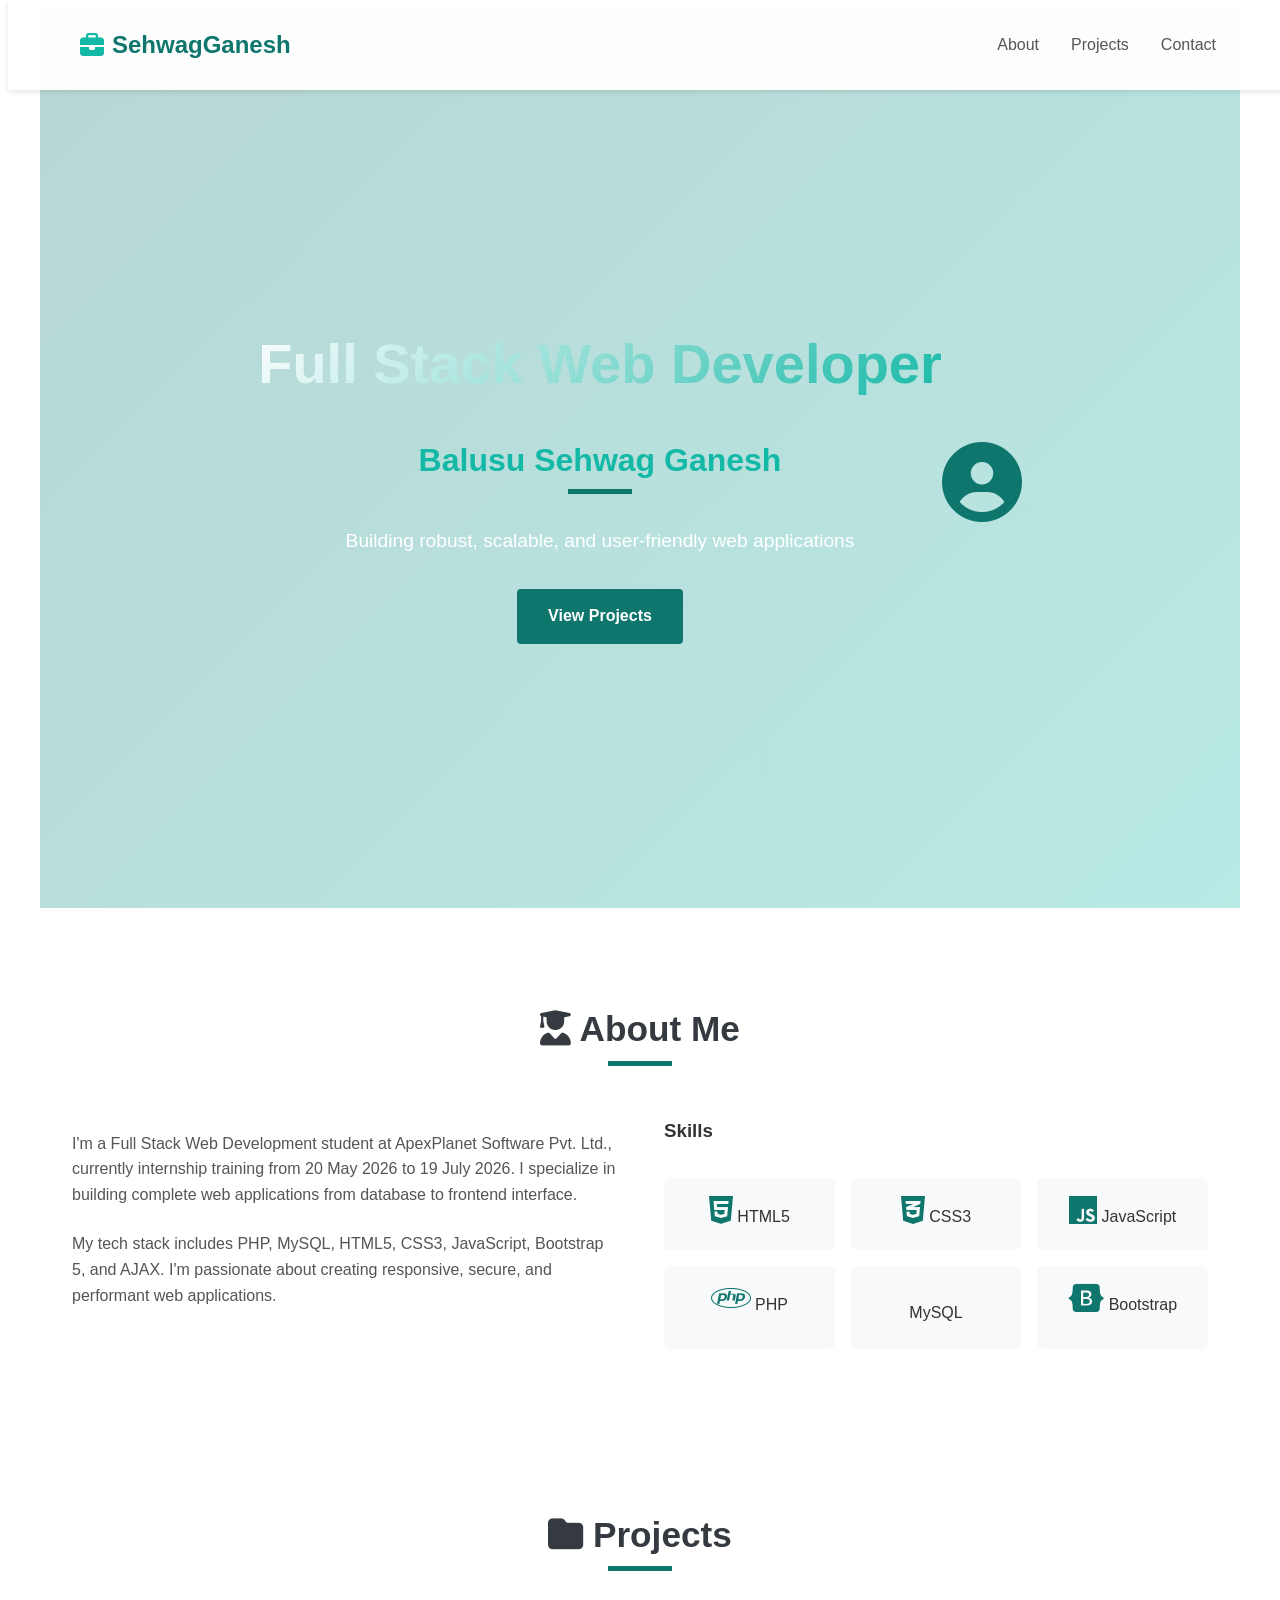
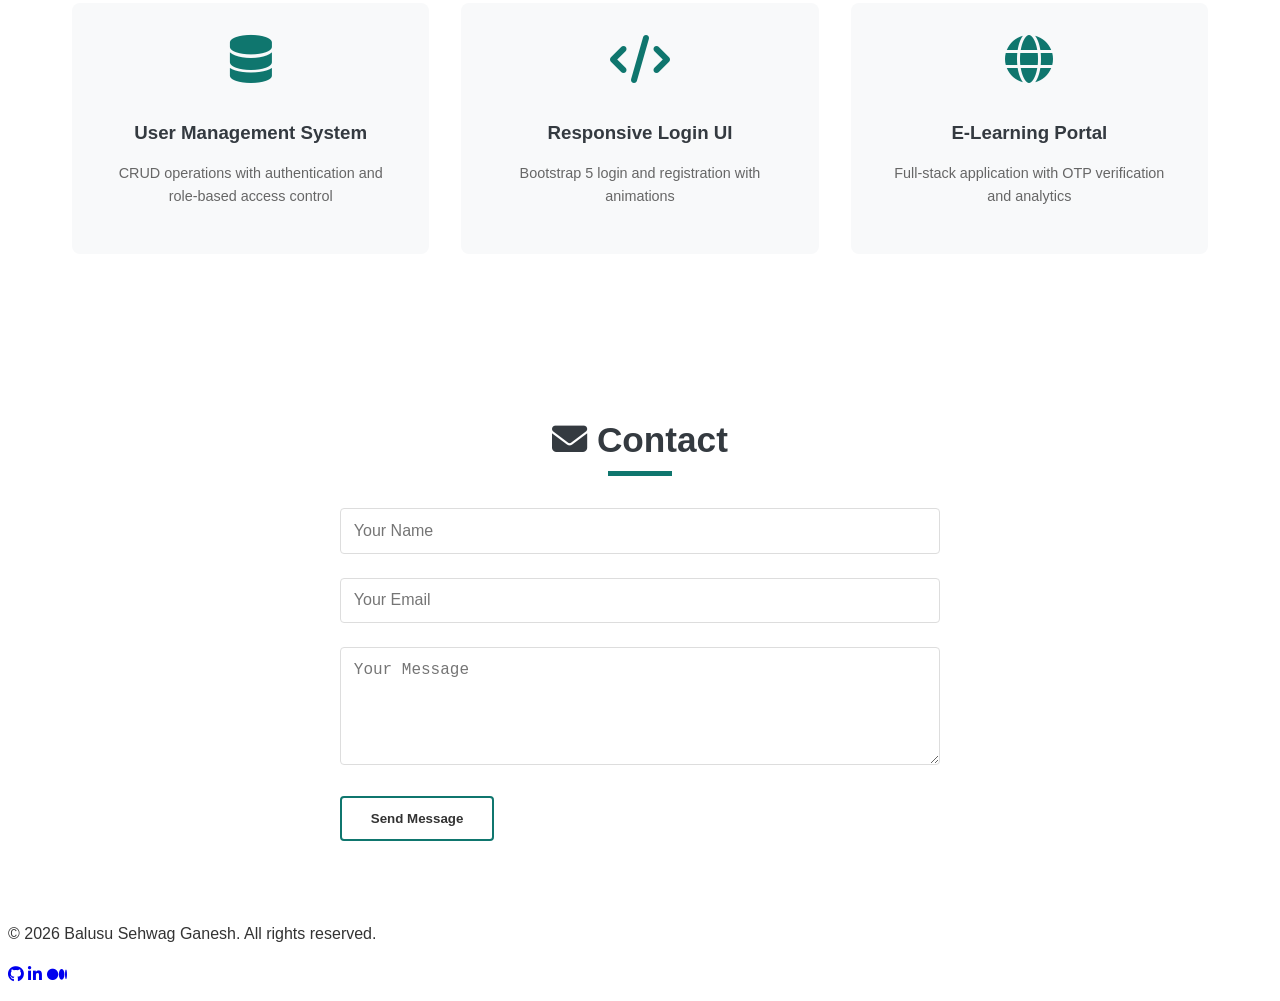
<file: task1-portfolio/index.html>
<!DOCTYPE html>
<html lang="en">
<head>
  <meta charset="UTF-8">
  <meta name="viewport" content="width=device-width, initial-scale=1.0">
  <title>Balusu Sehwag Ganesh - Portfolio</title>
  <link rel="stylesheet" href="style.css">
  <link rel="stylesheet" href="https://cdnjs.cloudflare.com/ajax/libs/font-awesome/6.4.0/css/all.min.css">
</head>
<body>
  <header>
    <nav>
      <div class="logo">
        <i class="fas fa-briefcase"></i> SehwagGanesh
      </div>
      <ul class="nav-links">
        <li><a href="#about">About</a></li>
        <li><a href="#projects">Projects</a></li>
        <li><a href="#contact">Contact</a></li>
      </ul>
    </nav>
  </header>

  <section class="hero">
    <div class="hero-content">
      <h1>Full Stack Web Developer</h1>
      <h2>Balusu Sehwag Ganesh</h2>
      <p>Building robust, scalable, and user-friendly web applications</p>
      <a href="#projects" class="btn btn-primary">View Projects</a>
    </div>
    <div class="hero-image">
      <i class="fas fa-user-circle" style="font-size: 80px; color: #0f766e;"></i>
    </div>
  </section>

  <main>
    <section id="about" class="about">
      <div class="container">
        <h2><i class="fas fa-user-graduate"></i> About Me</h2>
        <div class="about-content">
          <div class="about-text">
            <p>I'm a Full Stack Web Development student at ApexPlanet Software Pvt. Ltd., currently internship training from 20 May 2026 to 19 July 2026. I specialize in building complete web applications from database to frontend interface.</p>
            <p>My tech stack includes PHP, MySQL, HTML5, CSS3, JavaScript, Bootstrap 5, and AJAX. I'm passionate about creating responsive, secure, and performant web applications.</p>
          </div>
          <div class="about-skills">
            <h3>Skills</h3>
            <div class="skills-grid">
              <div class="skill-box">
                <i class="fab fa-html5"></i>
                <span>HTML5</span>
              </div>
              <div class="skill-box">
                <i class="fab fa-css3-alt"></i>
                <span>CSS3</span>
              </div>
              <div class="skill-box">
                <i class="fab fa-js"></i>
                <span>JavaScript</span>
              </div>
              <div class="skill-box">
                <i class="fab fa-php"></i>
                <span>PHP</span>
              </div>
              <div class="skill-box">
                <i class="mysql"></i>
                <span>MySQL</span>
              </div>
              <div class="skill-box">
                <i class="fab fa-bootstrap"></i>
                <span>Bootstrap</span>
              </div>
            </div>
          </div>
        </div>
      </div>
    </section>

    <section id="projects" class="projects">
      <div class="container">
        <h2><i class="fas fa-folder"></i> Projects</h2>
        <div class="projects-grid">
          <div class="project-card">
            <div class="project-image">
              <i class="fas fa-database"></i>
            </div>
            <div class="project-info">
              <h3>User Management System</h3>
              <p>CRUD operations with authentication and role-based access control</p>
            </div>
          </div>
          <div class="project-card">
            <div class="project-image">
              <i class="fas fa-code"></i>
            </div>
            <div class="project-info">
              <h3>Responsive Login UI</h3>
              <p>Bootstrap 5 login and registration with animations</p>
            </div>
          </div>
          <div class="project-card">
            <div class="project-image">
              <i class="fas fa-globe"></i>
            </div>
            <div class="project-info">
              <h3>E-Learning Portal</h3>
              <p>Full-stack application with OTP verification and analytics</p>
            </div>
          </div>
        </div>
      </div>
    </section>

    <section id="contact" class="contact">
      <div class="container">
        <h2><i class="fas fa-envelope"></i> Contact</h2>
        <div class="contact-form">
          <form action="contact.php" method="post">
            <div class="form-group">
              <input type="text" name="name" placeholder="Your Name" required>
            </div>
            <div class="form-group">
              <input type="email" name="email" placeholder="Your Email" required>
            </div>
            <div class="form-group">
              <textarea name="message" rows="5" placeholder="Your Message" required></textarea>
            </div>
            <button type="submit" class="btn btn-secondary">Send Message</button>
          </form>
        </div>
      </div>
    </section>
  </main>

  <footer>
    <div class="container">
      <p>&copy; 2026 Balusu Sehwag Ganesh. All rights reserved.</p>
      <div class="social-links">
        <a href="#" target="_blank"><i class="fab fa-github"></i></a>
        <a href="#" target="_blank"><i class="fab fa-linkedin-in"></i></a>
        <a href="#" target="_blank"><i class="fab fa-medium-m"></i></a>
      </div>
    </div>
  </footer>

  <script src="script.js"></script>
</body>
</html>
</file>
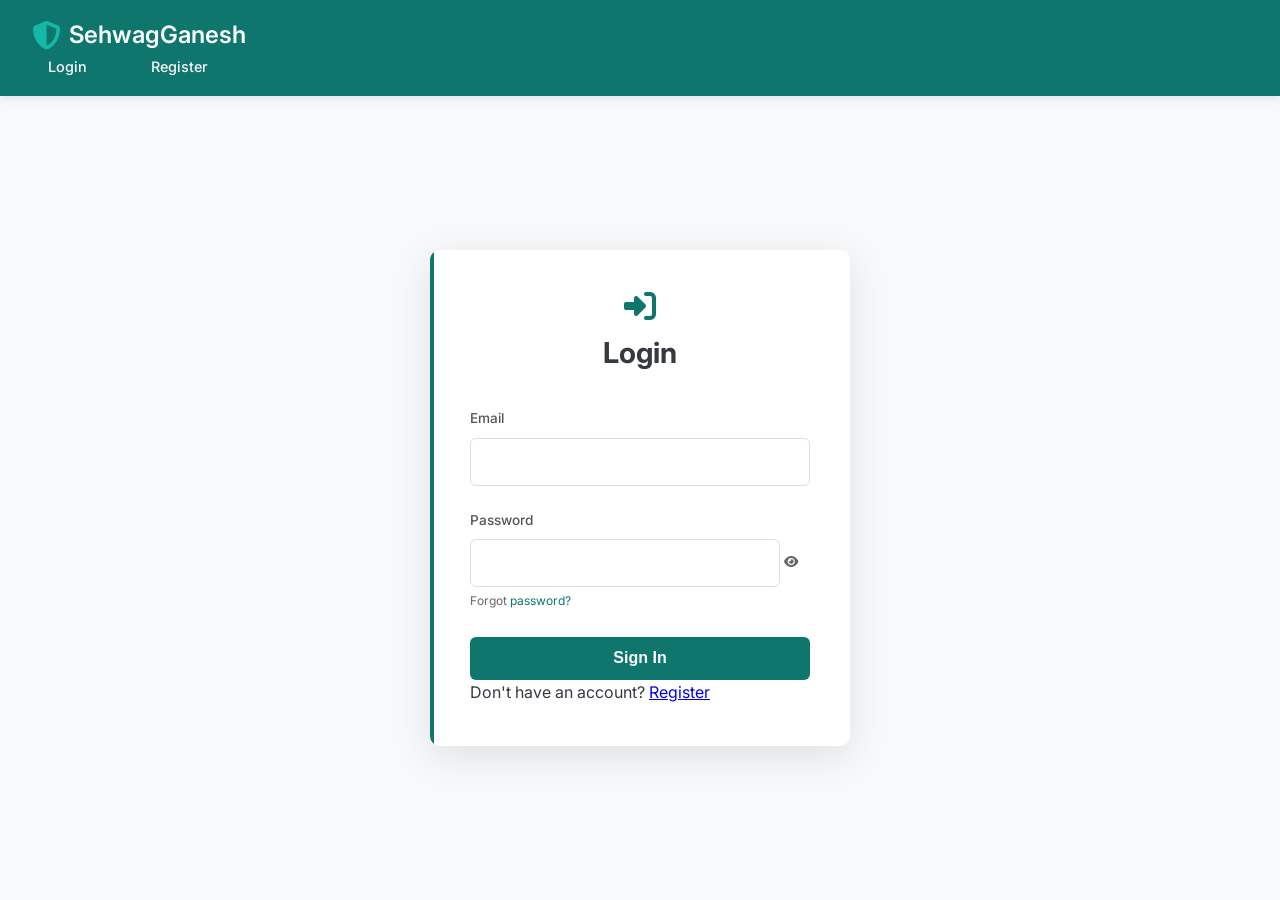
<file: task2-login-ui/index.html>
<!DOCTYPE html>
<html lang="en">
<head>
  <meta charset="UTF-8">
  <meta name="viewport" content="width=device-width, initial-scale=1.0">
  <title>Login & Registration - SehwagGanesh</title>
  <link rel="stylesheet" href="style.css">
  <link rel="preconnect" href="https://fonts.googleapis.com">
  <link rel="preconnect" href="https://fonts.gstatic.com" crossorigin>
  <link href="https://fonts.googleapis.com/css2?family=Inter:wght@300;400;500;600;700&display=swap" rel="stylesheet">
  <link rel="stylesheet" href="https://cdnjs.cloudflare.com/ajax/libs/font-awesome/6.4.0/css/all.min.css">
</head>
<body>
  <!-- Navbar -->
  <nav class="navbar">
    <div class="logo">
      <i class="fas fa-shield-alt"></i> SehwagGanesh
    </div>
    <ul class="nav-links">
      <li><a href="#login">Login</a></li>
      <li><a href="#register">Register</a></li>
    </ul>
  </nav>

  <!-- Login Section -->
  <section class="login-section" id="login">
    <div class="container">
      <div class="login-card">
        <div class="card-header">
          <h2><i class="fas fa-sign-in-alt"></i> Login</h2>
        </div>
        <form class="login-form" id="loginForm">
          <div class="form-group">
            <label for="loginEmail">Email</label>
            <input type="email" id="loginEmail" name="email" required>
          </div>
          <div class="form-group">
            <label for="loginPassword">Password</label>
            <input type="password" id="loginPassword" name="password" required>
            <small class="form-text">Forgot <a href="#password-reset">password?</a></small>
          </div>
          <button type="submit" class="btn btn-primary full-width">Sign In</button>
        </form>
        <div class="card-footer">
          <p>Don't have an account? <a href="#register" class="link-primary">Register</a></p>
        </div>
      </div>
    </div>
  </section>

  <!-- Registration Section -->
  <section class="register-section" id="register">
    <div class="container">
      <div class="register-card">
        <div class="card-header">
          <h2><i class="fas fa-user-plus"></i> Register</h2>
        </div>
        <form class="register-form" id="registerForm">
          <div class="form-row">
            <div class="form-group half-width">
              <label for="regFirstName">First Name</label>
              <input type="text" id="regFirstName" name="firstName" required>
            </div>
            <div class="form-group half-width">
              <label for="regLastName">Last Name</label>
              <input type="text" id="regLastName" name="lastName" required>
            </div>
          </div>

          <div class="form-group">
            <label for="regEmail">Email</label>
            <input type="email" id="regEmail" name="email" required>
          </div>

          <div class="form-group">
            <label for="regPassword">Password</label>
            <input type="password" id="regPassword" name="password" required>
            <small class="form-text">Minimum 8 characters</small>
          </div>

          <div class="form-group">
            <label for="regConfirmPassword">Confirm Password</label>
            <input type="password" id="regConfirmPassword" name="confirmPassword" required>
            <small class="form-text">Passwords must match</small>
          </div>

          <div form-row>
            <div class="form-group half-width">
              <label for="regPhone">Phone</label>
              <input type="tel" id="regPhone" name="phone">
            </div>
            <div class="form-group half-width">
              <label for="regRole">Role</label>
              <select id="regRole" name="role">
                <option value="user">Regular User</option>
                <option value="admin">Admin</option>
              </select>
            </div>
          </div>

          <div class="form-group terms">
            <input type="checkbox" id="terms" name="terms" required>
            <label for="terms">I agree to the <a href="#" class="link-primary">Terms of Service</a> and <a href="#" class="link-primary">Privacy Policy</a></label>
          </div>

          <button type="submit" class="btn btn-primary full-width">Create Account</button>
        </form>
        <div class="card-footer">
          <p>Already have an account? <a href="#login" class="link-primary">Login</a></p>
        </div>
      </div>
    </div>
  </section>

  <!-- Password Toggle Script -->
  <script>
    // Password visibility toggle
    document.querySelectorAll('.form-group input[type="password"]').forEach(input => {
      const formGroup = input.closest('.form-group');
      const toggleBtn = document.createElement('button');
      toggleBtn.type = 'button';
      toggleBtn.className = 'password-toggle';
      toggleBtn.innerHTML = '<i class="fas fa-eye"></i>';
      toggleBtn.style.cssText = `
        position: absolute;
        right: 12px;
        top: 50%;
        transform: translateY(-50%);
        background: none;
        border: none;
        color: #666;
        cursor: pointer;
        font-size: 0.8rem;
        padding: 0;
        z-index: 10;
      `;
      toggleBtn.addEventListener('click', function() {
        const newType = input.type === 'password' ? 'text' : 'password';
        input.type = newType;
        const icon = this.querySelector('i');
        icon.className = input.type === 'password' ? 'fas fa-eye' : 'fas fa-eye-slash';
      });

      // Position the toggle absolutely within the form-group
      formGroup.style.position = 'relative';
      formGroup.style.paddingRight = '30px';
      formGroup.appendChild(toggleBtn);
    });
  </script>

  <script>
    // Form validation
    document.getElementById('registerForm').addEventListener('submit', function(e) {
      let valid = true;
      const password = document.getElementById('regPassword').value;
      const confirmPassword = document.getElementById('regConfirmPassword').value;

      // Password match validation
      if (password !== confirmPassword) {
        alert('Passwords do not match');
        valid = false;
      }

      // Password strength check
      if (password.length < 8) {
        alert('Password must be at least 8 characters');
        valid = false;
      }

      if (!valid) {
        e.preventDefault();
      }
    });

    // Login form basic validation
    document.getElementById('loginForm').addEventListener('submit', function(e) {
      const email = document.getElementById('loginEmail').value.trim();
      const password = document.getElementById('loginPassword').value.trim();

      if (!email || !password) {
        alert('Please fill in all fields');
        e.preventDefault();
      }
    });

    // Tab switching between login and register
    const loginLink = document.querySelector('.nav-links a[href="#login"]');
    const registerLink = document.querySelector('.nav-links a[href="#register"]');
    const loginSection = document.getElementById('login');
    const registerSection = document.getElementById('register');

    if (loginLink && registerLink && loginSection && registerSection) {
      loginLink.addEventListener('click', function(e) {
        e.preventDefault();
        loginSection.style.display = 'block';
        registerSection.style.display = 'none';
      });

      registerLink.addEventListener('click', function(e) {
        e.preventDefault();
        registerSection.style.display = 'block';
        loginSection.style.display = 'none';
      });

      // Show login by default, hide register
      registerSection.style.display = 'none';
    }
  </script>
</body>
</html>
</file>
<file: task2-login-ui/style.css>
/* ---- CSS Reset ---- */
* {
  margin: 0;
  padding: 0;
  box-sizing: border-box;
}

:root {
  --primary: #0f766e;
  --primary-light: #14b8a6;
  --secondary: #6c757d;
  --light: #f8f9fa;
  --dark: #343a40;
  --success: #28a745;
  --info: #17a2b8;
  --warning: #ffc107;
  --danger: #dc3545;
}

/* ---- Body & Typography ---- */
body {
  font-family: 'Inter', sans-serif;
  background: var(--light);
  color: var(--dark);
  line-height: 1.6;
}

/* ---- Navbar ---- */
.navbar {
  background: var(--primary);
  padding: 1rem 2rem;
  position: fixed;
  width: 100%;
  top: 0;
  z-index: 1000;
  box-shadow: 0 2px 10px rgba(0,0,0,0.1);
}

.navbar .container {
  max-width: 1200px;
  margin: 0 auto;
  display: flex;
  justify-content: space-between;
  align-items: center;
}

.logo {
  display: flex;
  align-items: center;
  gap: 0.5rem;
  color: var(--light);
  text-decoration: none;
  font-size: 1.5rem;
  font-weight: 600;
}

.logo i {
  color: var(--primary-light);
  font-size: 1.8rem;
}

.nav-links {
  display: flex;
  gap: 2rem;
  list-style: none;
}

.nav-links a {
  color: var(--light);
  text-decoration: none;
  font-weight: 500;
  font-size: 0.9rem;
  transition: color 0.3s;
  padding: 0.5rem 1rem;
  border-radius: 4px;
}

.nav-links a:hover {
  background: var(--primary-light);
  color: var(--dark);
}

/* ---- Sections ---- */
section {
  min-height: 100vh;
  display: flex;
  align-items: center;
  justify-content: center;
  padding: 8rem 2rem 2rem;
}

/* ---- Login Section ---- */
.login-section {
  background: var(--light);
}

.login-card {
  background: var(--white, #fff);
  width: 100%;
  max-width: 420px;
  padding: 2.5rem;
  border-radius: 10px;
  box-shadow: 0 10px 40px rgba(0,0,0,0.1);
  position: relative;
  overflow: hidden;
}

.login-card::before {
  content: '';
  position: absolute;
  top: 0;
  left: 0;
  width: 4px;
  height: 100%;
  background: var(--primary);
}

.card-header {
  text-align: center;
  margin-bottom: 2rem;
}

.card-header h2 {
  color: var(--dark);
  font-size: 1.8rem;
  margin-bottom: 0.5rem;
}

.card-header i {
  color: var(--primary);
  font-size: 2rem;
  margin-bottom: 0.5rem;
  display: block;
}

.login-form .form-group {
  margin-bottom: 1.5rem;
}

.login-form label {
  display: block;
  margin-bottom: 0.5rem;
  color: #555;
  font-weight: 500;
  font-size: 0.85rem;
}

.login-form input {
  width: 100%;
  padding: 0.8rem 1rem;
  border: 1px solid #ddd;
  border-radius: 6px;
  font-family: 'Inter', sans-serif;
  font-size: 1rem;
  transition: border-color 0.3s, box-shadow 0.3s;
}

.login-form input:focus {
  outline: none;
  border-color: var(--primary);
  box-shadow: 0 0 0 3px rgba(15, 118, 110, 0.1);
}

.login-form .form-text {
  color: #666;
  font-size: 0.75rem;
  margin-top: 0.3rem;
}

.login-form .form-text a {
  color: var(--primary);
  text-decoration: none;
}

.login-form .btn {
  width: 100%;
  padding: 0.8rem;
  background: var(--primary);
  color: #fff;
  border: none;
  border-radius: 6px;
  font-size: 1rem;
  font-weight: 600;
  cursor: margin-top: 1.5rem;
}

.login-form .btn:hover {
  background: var(--primary-light);
}

/* ---- Register Section ---- */
.register-section {
  background: var(--primary);
  color: var(--light);
}

.register-card {
  background: rgba(255, 255, 255, 0.1);
  backdrop-filter: blur(10px);
  width: 100%;
  max-width: 480px;
  padding: 2.5rem;
  border-radius: 10px;
  box-shadow: 0 10px 40px rgba(0,0,0,0.3);
  position: relative;
  overflow: hidden;
}

.register-card::before {
  content: '';
  position: absolute;
  top: 0;
  left: 0;
  width: 4px;
  height: 100%;
  background: var(--primary-light);
}

.register-card .card-header {
  text-align: center;
  margin-bottom: 2rem;
}

.register-card .card-header h2 {
  color: var(--light);
}

.register-card .card-footer {
  margin-top: 2rem;
  text-align: center;
  font-size: 0.85rem;
}

.register-card .card-footer a {
  color: var(--primary-light);
  text-decoration: none;
}

.register-form .form-group {
  margin-bottom: 1.5rem;
}

.register-form .form-group label {
  display: block;
  margin-bottom: 0.5rem;
  color: #ccd5a8;
  font-weight: 500;
  font-size: 0.85rem;
}

.register-form input {
  width: 100%;
  padding: 0.8rem 1rem;
  background: rgba(255, 255, 255, 0.2);
  border: 1px solid rgba(255, 255, 255, 0.3);
  border-radius: 6px;
  font-family: 'Inter', sans-serif;
  font-size: 1rem;
  color: var(--light);
  transition: border-color 0.3s, background 0.3s;
}

.register-form input::placeholder {
  color: rgba(255, 255, 255, 0.5);
}

.register-form input:focus {
  outline: none;
  border-color: var(--primary-light);
  background: rgba(255, 255, 255, 0.3);
}

.register-form .form-text {
  color: #a8b4c8;
  font-size: 0.75rem;
  margin-top: 0.3rem;
}

.register-form .form-text a {
  color: var(--primary-light);
  text-decoration: none;
}

.register-form .form-row {
  display: flex;
  gap: 1rem;
  margin-bottom: 1.5rem;
}

.register-form .form-row .form-group.half-width {
  flex: 1;
}

.register-form .terms {
  margin-bottom: 1.5rem;
  display: flex;
  align-items: center;
  gap: 0.5rem;
  font-size: 0.85rem;
}

.register-form .terms input {
  width: auto;
  margin: 0;
  background: transparent;
  border: none;
}

.register-form .terms a {
  color: var(--primary-light);
  text-decoration: underline;
}

.register-form .btn {
  width: 100%;
  padding: 0.8rem;
  background: var(--primary-light);
  color: var(--dark);
  border: none;
  border-radius: 6px;
  font-size: 1rem;
  font-weight: 600;
  cursor: pointer;
  margin-top: 1rem;
}

.register-form .btn:hover {
  background: #a8e6cf;
}

/* ---- Password Toggle ---- */
.password-toggle {
  position: absolute;
  right: 12px;
  top: 50%;
  transform: translateY(-50%);
  background: none;
  border: none;
  color: currentColor;
  cursor: pointer;
  font-size: 0.8rem;
  padding: 0;
  z-index: 10;
}

/* ---- Responsive ---- */
@media (max-width: 480px) {
  .register-form .form-row {
    flex-direction: column;
  }

  .register-form .form-row .form-group.half-width {
    width: 100%;
  }
}
</file>
<file: task1-portfolio/style.css>
/*! normalize.css v8.0.1 | License: https://normalizecss.com/ MIT */

html {
  box-sizing: border-box;
}
*, *:before, *:after {
  box-sizing: inherit;
}

body, h1, h2, h3, h4, h5, h6, p, ol, ul, li, dl, dt, dd, blockquote, figure,
pre, th, td, form,fieldset, margin: 0; padding: 0;
}

img {
  max-width: 100%;
  height: auto;
}

table {
  border-collapse: collapse;
  border-spacing: 0;
}

*, *:before, *:after {
  box-sizing: border-box;
}

:root {
  --primary: #0f766e;
  --primary-light: #14b8a6;
  --secondary: #6c757d;
  --light: #f8f9fa;
  --dark: #343a40;
  --success: #28a745;
  --info: #17a2b8;
}

/* ---- Base ---- */
body {
  font-family: 'Segoe UI', Tahoma, Arial, sans-serif;
  line-height: 1.6;
  color: #333;
  background: #fff;
}

/* ---- Header ---- */
header {
  position: fixed;
  width: 100%;
  top: 0;
  background: rgba(255, 255, 255, 0.95);
  backdrop-filter: blur(10px);
  z-index: 1000;
}

nav {
  max-width: 1200px;
  margin: 0 auto;
  padding: 1rem 2rem;
  display: flex;
  justify-content: space-between;
  align-items: center;
}

.logo {
  display: flex;
  align-items: center;
  gap: 0.5rem;
  font-size: 1.5rem;
  font-weight: 700;
  color: var(--primary);
}

.logo i {
  color: var(--primary-light);
}

.nav-links {
  display: flex;
  gap: 2rem;
  list-style: none;
}

.nav-links a {
  color: #555;
  text-decoration: none;
  font-weight: 500;
  transition: color 0.3s;
}

.nav-links a:hover {
  color: var(--primary);
}

/* ---- Hero ---- */
.hero {
  min-height: 100vh;
  display: flex;
  align-items: center;
  justify-content: center;
  text-align: center;
  padding: 8rem 2rem;
  position: relative;
  overflow: hidden;
}

.hero::before {
  content: '';
  position: absolute;
  top: 0;
  left: 0;
  right: 0;
  bottom: 0;
  background: linear-gradient(135deg, var(--primary), var(--primary-light));
  opacity: 0.3;
  z-index: -1;
}

.hero-content h1 {
  font-size: 3.5rem;
  margin-bottom: 1rem;
  background: linear-gradient(135deg, #fff, var(--primary-light));
  -webkit-background-clip: text;
  -webkit-text-fill-color: transparent;
  background-clip: text;
}

.hero-content h2 {
  font-size: 2rem;
  color: var(--primary-light);
  margin-bottom: 2rem;
}

.hero-content p {
  font-size: 1.2rem;
  color: #fff;
  max-width: 600px;
  margin: 0 auto 2rem;
}

.btn {
  display: inline-block;
  padding: 0.8rem 1.8rem;
  border-radius: 4px;
  font-weight: 600;
  text-decoration: none;
  transition: all 0.3s;
  border: 2px solid var(--primary);
  color: var(--primary);
}

.btn-primary {
  background: var(--primary);
  color: #fff;
}

.btn-primary:hover {
  background: var(--primary-light);
  transform: translateY(-2px);
}

.btn-secondary {
  background: transparent;
  color: #333;
}

.btn-secondary:hover {
  background: var(--light);
}

.hero-image {
  text-align: center;
  margin-top: 3rem;
}

.hero-image i {
  font-size: 80px;
  color: var(--primary-light);
}

/* ---- Sections ---- */
section {
  padding: 4rem 2rem;
  max-width: 1200px;
  margin: 0 auto;
}

section h2 {
  font-size: 2.2rem;
  color: var(--dark);
  margin-bottom: 2rem;
  text-align: center;
  position: relative;
  padding-bottom: 0.5rem;
}

section h2::after {
  content: '';
  position: absolute;
  bottom: 0;
  left: 50%;
  transform: translateX(-50%);
  width: 4rem;
  height: 0.3rem;
  background: var(--primary);
}

/* ---- About ---- */
.about-content {
  display: grid;
  grid-template-columns: 1fr 1fr;
  gap: 3rem;
  align-items: center;
}

.about-text p {
  margin-bottom: 1.5rem;
  color: #555;
}

.skills-grid {
  display: grid;
  grid-template-columns: repeat(3, 1fr);
  gap: 1rem;
  margin-top: 2rem;
}

.skill-box {
  background: var(--light);
  padding: 1rem;
  border-radius: 6px;
  text-align: center;
  transition: transform 0.3s;
}

.skill-box:hover {
  transform: translateY(-4px);
}

.skill-box i {
  font-size: 2rem;
  color: var(--primary);
  margin-bottom: 0.5rem;
}

/* ---- Projects ---- */
.projects-grid {
  display: grid;
  grid-template-columns: repeat(auto-fit, minmax(280px, 1fr));
  gap: 2rem;
  margin-top: 2rem;
}

.project-card {
  background: var(--light);
  border-radius: 8px;
  padding: 2rem;
  text-align: center;
  transition: box-shadow 0.3s;
}

.project-card:hover {
  box-shadow: 0 8px 20px rgba(0,0,0,0.1);
}

.project-card i {
  font-size: 3rem;
  color: var(--primary);
  margin-bottom: 1rem;
}

.project-card h3 {
  margin-bottom: 0.5rem;
  color: var(--dark);
}

.project-card p {
  color: #666;
  font-size: 0.9rem;
}

/* ---- Contact ---- */
.contact-form {
  max-width: 600px;
  margin: 0 auto;
}

.form-group {
  margin-bottom: 1.5rem;
}

.form-group input,
.form-group textarea {
  width: 100%;
  padding: 0.8rem;
  border: 1px solid #ddd;
  border-radius: 4px;
  font-size: 1rem;
  transition: border-color 0.3s;
}

.form-group input:focus,
.form-group textarea:focus {
  outline: none;
  border-color: var(--primary);
}

.footer {
  background: var(--dark);
  color: #fff;
  text-align: center;
  padding: 2rem;
  margin-top: 4rem;
}

/* ---- Responsive ---- */
@media (max-width: 768px) {
  .nav-links {
    display: none;
  }

  .about-content {
    grid-template-columns: 1fr;
  }

  .skills-grid {
    grid-template-columns: repeat(2, 1fr);
  }

  .projects-grid {
    grid-template-columns: 1fr;
  }

  .hero-content h1 {
    font-size: 2.5rem;
  }

  .hero-content h2 {
    font-size: 1.5rem;
  }
}
</file>
